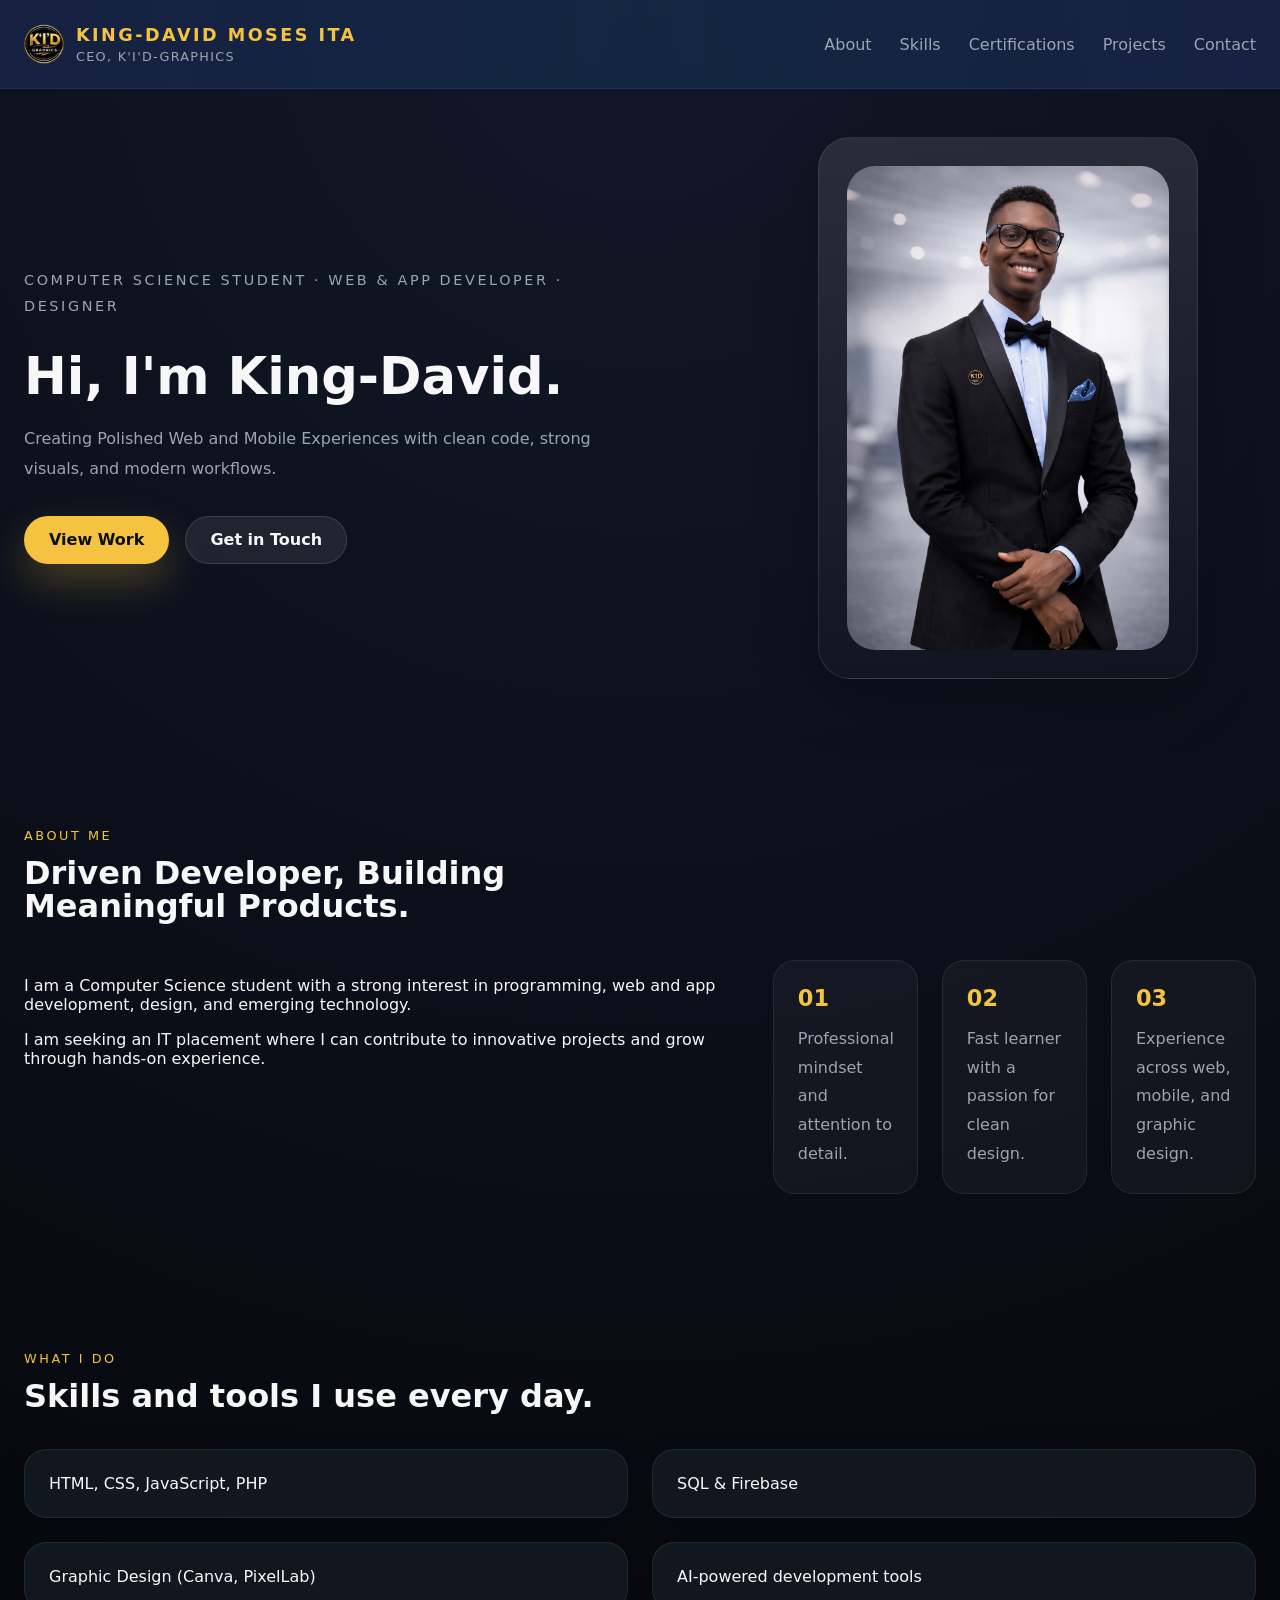
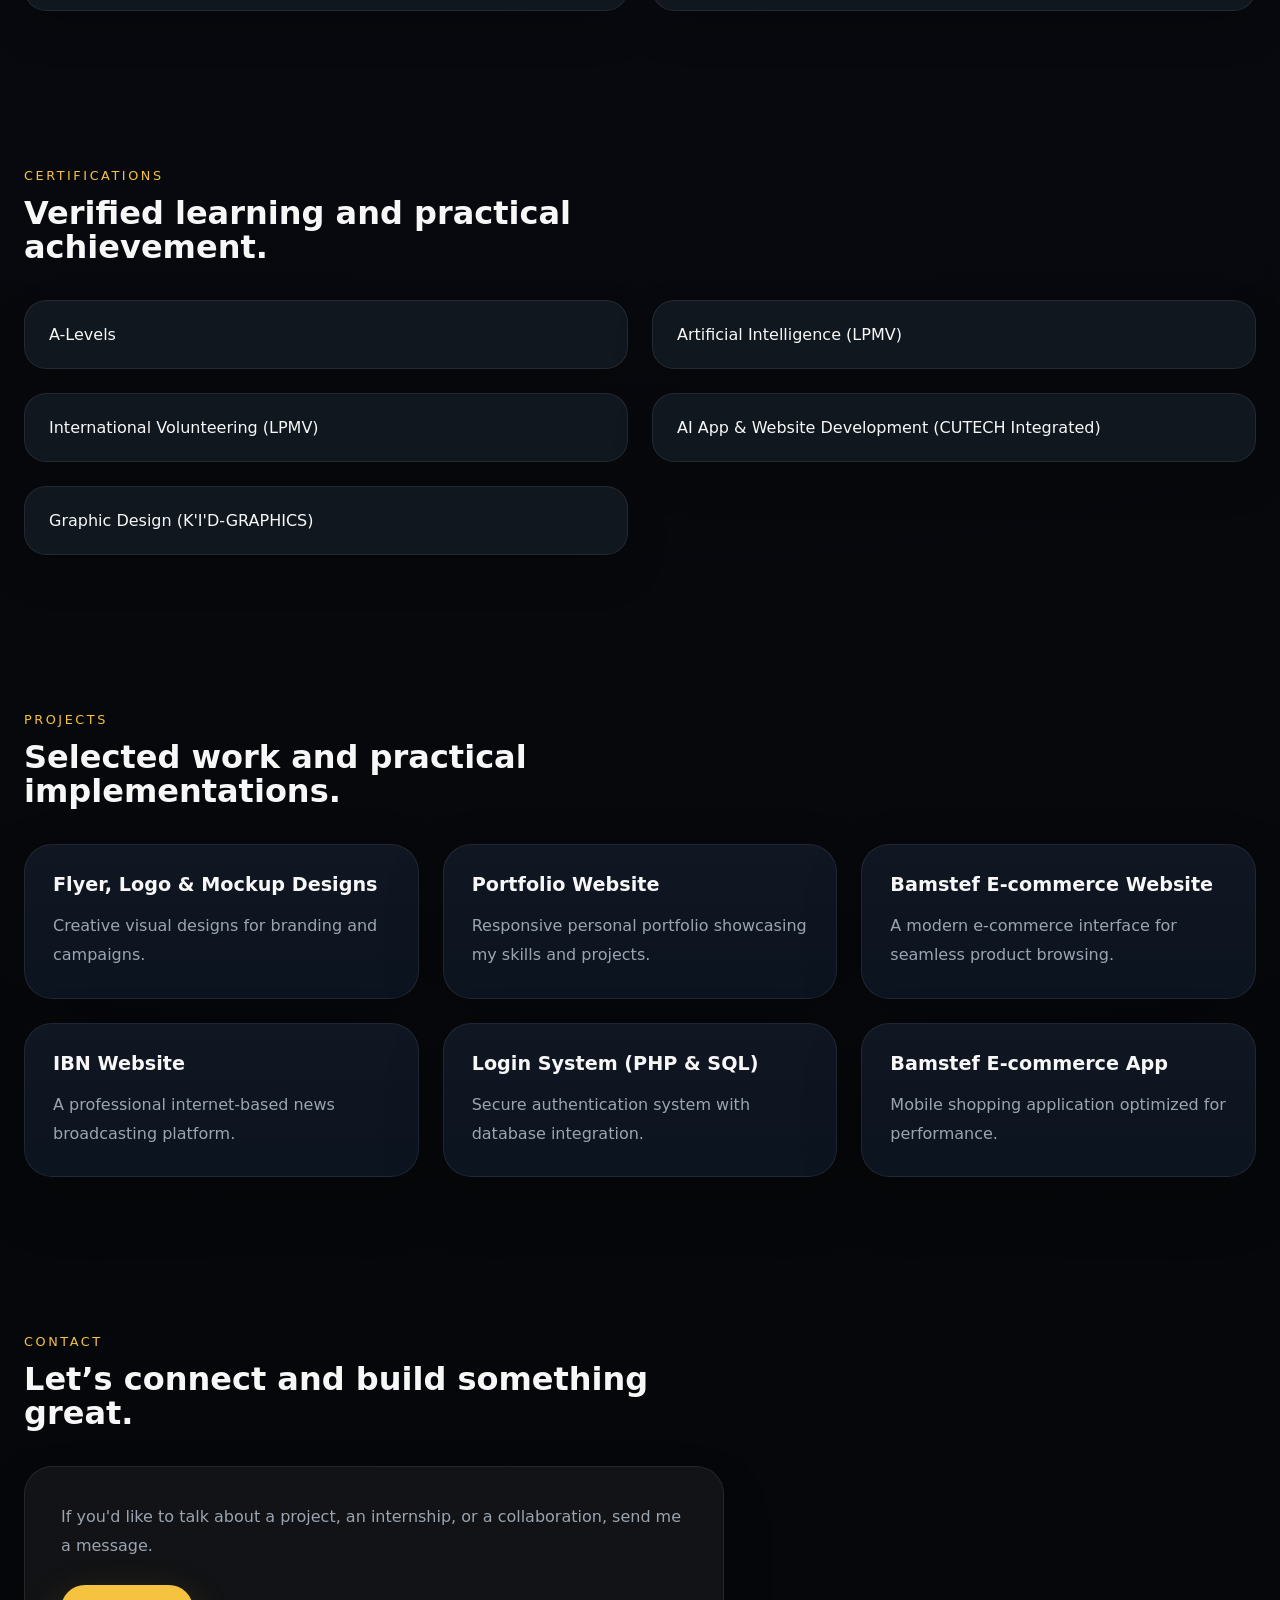
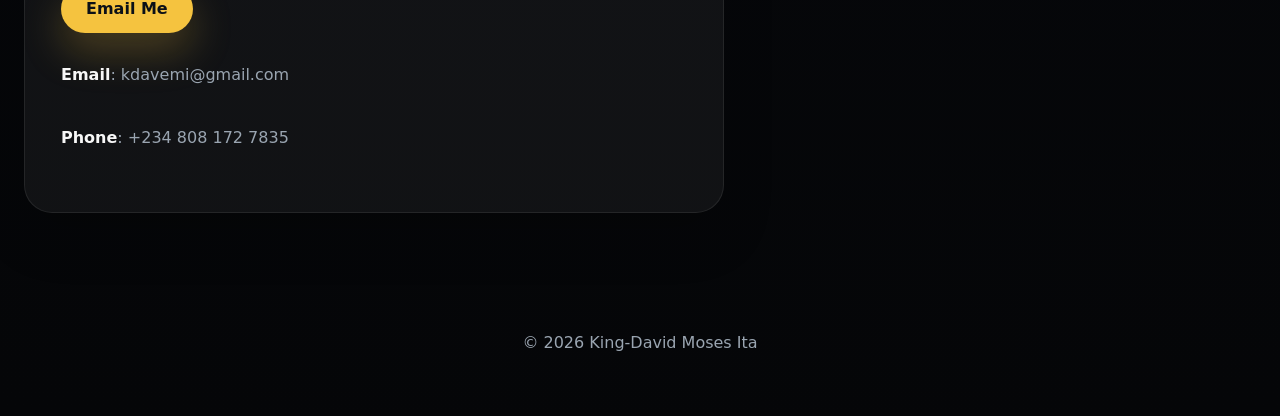
<file: index.html>
<!DOCTYPE html>
<html lang="en">
<head>
  <meta charset="UTF-8">
  <meta name="viewport" content="width=device-width, initial-scale=1.0">
  <meta name="description" content="King-David Moses Ita — Computer Science student, web and app developer, designer.">
  <title>King-David | Portfolio</title>
  <link rel="stylesheet" href="style.css">
</head>
<body>
  <div class="page-shell">
    <header class="site-header">
      <nav class="topbar">
        <div class="brand">
          <img src="images/logo.png" alt="Logo">
          <div class="brand-text">
            <a href="#">KING-DAVID MOSES ITA</a>
            <span class="brand-subtitle">CEO, K'I'D-GRAPHICS</span>
          </div>
        </div>
        <ul class="nav-links">
          <li><a href="#about">About</a></li>
          <li><a href="#skills">Skills</a></li>
          <li><a href="#certification">Certifications</a></li>
          <li><a href="#projects">Projects</a></li>
          <li><a href="#contact">Contact</a></li>
        </ul>
      </nav>

      <section class="hero">
        <div class="hero-copy">
          <p class="eyebrow">Computer Science Student · Web & App Developer · Designer</p>
          <h1>Hi, I'm King-David.</h1>
          <p>Creating Polished Web and Mobile Experiences with clean code, strong visuals, and modern workflows.</p>
          <div class="hero-actions">
            <a href="#projects" class="btn btn-primary">View Work</a>
            <a href="#contact" class="btn btn-secondary">Get in Touch</a>
          </div>
        </div>
        <div class="hero-visual">
          <div class="hero-card">
            <img src="yourphoto.jpg" alt="King-David portrait" class="profile-img">
          </div>
        </div>
      </section>
    </header>

    <main>
      <section id="about" class="section section-about">
        <div class="section-header">
          <p class="section-label">About Me</p>
          <h2>Driven Developer, Building Meaningful Products.</h2>
        </div>
        <div class="content-grid">
          <div>
            <p>I am a Computer Science student with a strong interest in programming, web and app development, design, and emerging technology.</p>
            <p>I am seeking an IT placement where I can contribute to innovative projects and grow through hands-on experience.</p>
          </div>
          <div class="about-highlights">
            <div class="highlight">
              <span>01</span>
              <p>Professional mindset and attention to detail.</p>
            </div>
            <div class="highlight">
              <span>02</span>
              <p>Fast learner with a passion for clean design.</p>
            </div>
            <div class="highlight">
              <span>03</span>
              <p>Experience across web, mobile, and graphic design.</p>
            </div>
          </div>
        </div>
      </section>

      <section id="skills" class="section section-skills">
        <div class="section-header">
          <p class="section-label">What I Do</p>
          <h2>Skills and tools I use every day.</h2>
        </div>
        <div class="cards-grid">
          <article class="card">HTML, CSS, JavaScript, PHP</article>
          <article class="card">SQL & Firebase</article>
          <article class="card">Graphic Design (Canva, PixelLab)</article>
          <article class="card">AI-powered development tools</article>
        </div>
      </section>

      <section id="certification" class="section section-certifications">
        <div class="section-header">
          <p class="section-label">Certifications</p>
          <h2>Verified learning and practical achievement.</h2>
        </div>
        <div class="cards-grid">
          <article class="card">A-Levels</article>
          <article class="card">Artificial Intelligence (LPMV)</article>
          <article class="card">International Volunteering (LPMV)</article>
          <article class="card">AI App & Website Development (CUTECH Integrated)</article>
          <article class="card">Graphic Design (K'I'D-GRAPHICS)</article>
        </div>
      </section>
      
      <section id="projects" class="section section-projects">
  <div class="section-header">
    <p class="section-label">Projects</p>
    <h2>Selected work and practical implementations.</h2>
  </div>

  <div class="project-grid">

    

    <a href="projects/graphics.html" class="project-card">
      <h3>Flyer, Logo & Mockup Designs</h3>
      <p>Creative visual designs for branding and campaigns.</p>
    </a>

    <a href="projects/portfolio.html" class="project-card">
      <h3>Portfolio Website</h3>
      <p>Responsive personal portfolio showcasing my skills and projects.</p>
    </a>

    <a href="projects/bamstef-web.html" class="project-card">
      <h3>Bamstef E-commerce Website</h3>
      <p>A modern e-commerce interface for seamless product browsing.</p>
    </a>

    <a href="projects/ibn.html" class="project-card">
      <h3>IBN Website</h3>
      <p>A professional internet-based news broadcasting platform.</p>
    </a>

    <a href="projects/login-system.html" class="project-card">
      <h3>Login System (PHP & SQL)</h3>
      <p>Secure authentication system with database integration.</p>
    </a>

    <a href="projects/bamstef-app.html" class="project-card">
      <h3>Bamstef E-commerce App</h3>
      <p>Mobile shopping application optimized for performance.</p>
    </a>

  </div>
</section>
      
      <section id="contact" class="section section-contact">
        <div class="section-header">
          <p class="section-label">Contact</p>
          <h2>Let’s connect and build something great.</h2>
        </div>
        <div class="contact-panel">
          <p>If you'd like to talk about a project, an internship, or a collaboration, send me a message.</p>
          <a href="mailto:kdavemi@gmail.com" class="btn btn-primary">Email Me</a>
          <div class="contact-details">
            <p><strong>Email</strong>: kdavemi@gmail.com</p>
            <p><strong>Phone</strong>: +234 808 172 7835</p>
          </div>
        </div>
      </section>
    </main>

    <footer class="site-footer">
      <p>© 2026 King-David Moses Ita</p>
    </footer>
  </div>
</body>
</html>
</file>
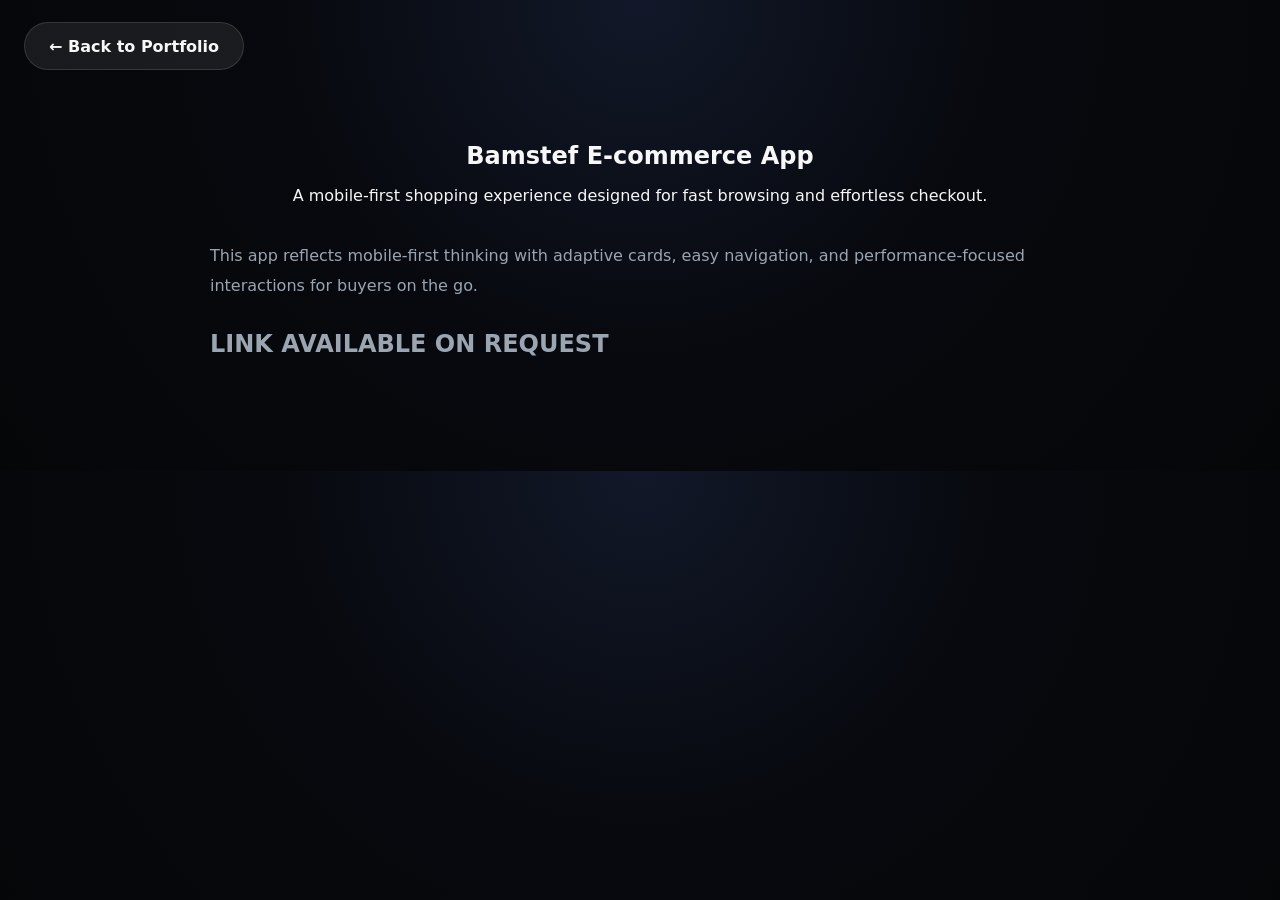
<file: projects/bamstef-app.html>
<!DOCTYPE html>
<html lang="en">
<head>
  <meta charset="UTF-8">
  <meta name="viewport" content="width=device-width, initial-scale=1.0">
  <title>Bamstef E-commerce App</title>
  <link rel="stylesheet" href="../style.css">
</head>
<body>
  <div class="page-shell">
    <nav class="project-nav"><a href="../index.html" class="btn btn-secondary">← Back to Portfolio</a></nav>
    <section class="section project-page">
      <div class="section-header centered-header">
        <h1>Bamstef E-commerce App</h1>
        <p>A mobile-first shopping experience designed for fast browsing and effortless checkout.</p>
      </div>
      <div class="project-intro">
        <p>This app reflects mobile-first thinking with adaptive cards, easy navigation, and performance-focused interactions for buyers on the go.</p>
                <h1>LINK AVAILABLE ON REQUEST</h1>
      </div>
    </section>
  </div>

  <div id="lightbox" onclick="closeImage()">
    <img id="lightbox-img" alt="Expanded project image">
  </div>
  <script src="../script.js"></script>
</body>
</html>
</file>
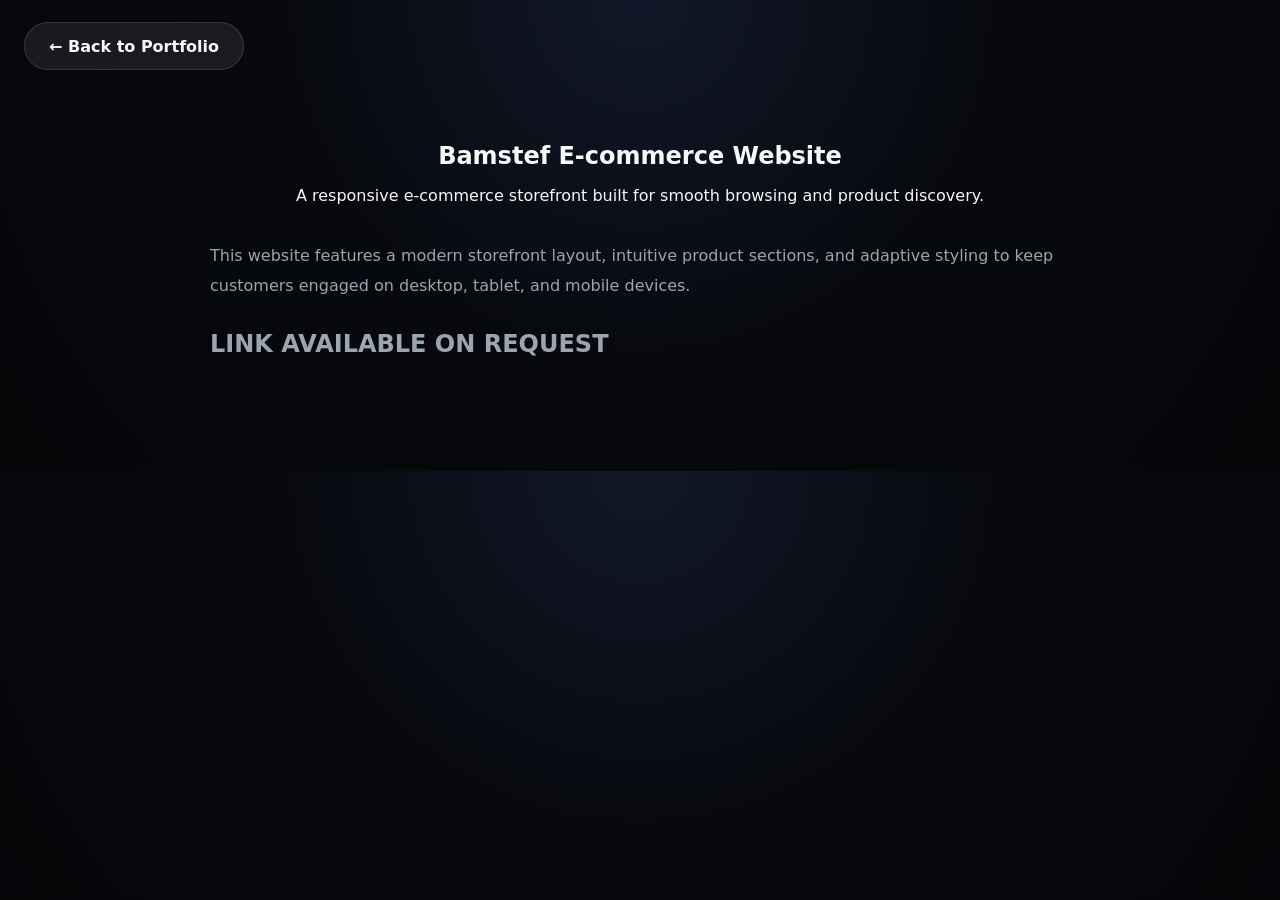
<file: projects/bamstef-web.html>
<!DOCTYPE html>
<html lang="en">
<head>
  <meta charset="UTF-8">
  <meta name="viewport" content="width=device-width, initial-scale=1.0">
  <title>Bamstef E-commerce Website</title>
  <link rel="stylesheet" href="../style.css">
</head>
<body>
  <div class="page-shell">
    <nav class="project-nav"><a href="../index.html" class="btn btn-secondary">← Back to Portfolio</a></nav>
    <section class="section project-page">
      <div class="section-header centered-header">
        <h1>Bamstef E-commerce Website</h1>
        <p>A responsive e-commerce storefront built for smooth browsing and product discovery.</p>
      </div>
      <div class="project-intro">
        <p>This website features a modern storefront layout, intuitive product sections, and adaptive styling to keep customers engaged on desktop, tablet, and mobile devices.</p>
        <h1>LINK AVAILABLE ON REQUEST</h1>
      </div>
    </section>
  </div>

  <div id="lightbox" onclick="closeImage()">
    <img id="lightbox-img" alt="Expanded project image">
  </div>
  <script src="../script.js"></script>
</body>
</html>
</file>
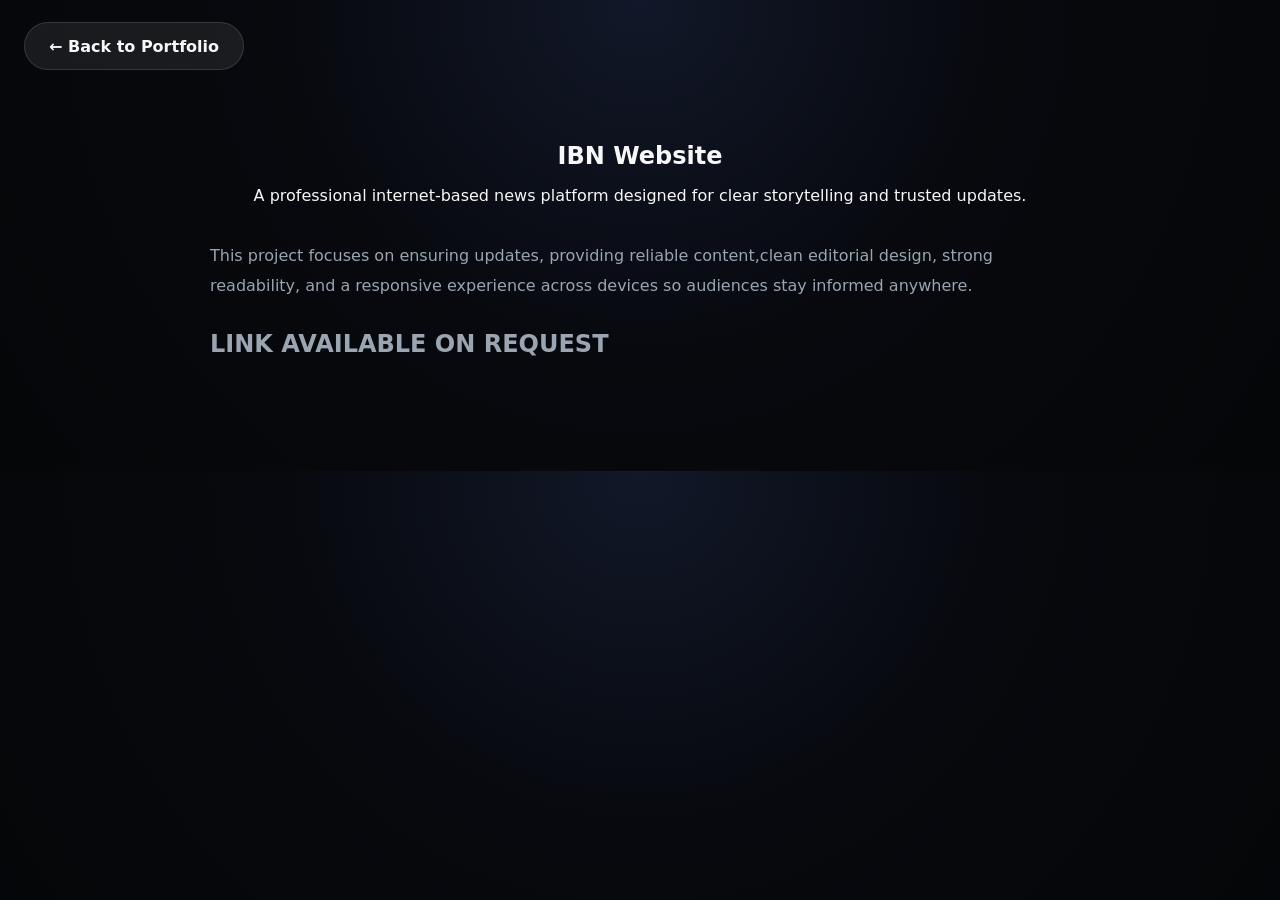
<file: projects/ibn.html>
<!DOCTYPE html>
<html lang="en">
<head>
  <meta charset="UTF-8">
  <meta name="viewport" content="width=device-width, initial-scale=1.0">
  <title>IBN Website</title>
  <link rel="stylesheet" href="../style.css">
</head>
<body>
  <div class="page-shell">
    <nav class="project-nav"><a href="../index.html" class="btn btn-secondary">← Back to Portfolio</a></nav>
    <section class="section project-page">
      <div class="section-header centered-header">
        <h1>IBN Website</h1>
        <p>A professional internet-based news platform designed for clear storytelling and trusted updates.</p>
      </div>
      <div class="project-intro">
        <p>This project focuses on ensuring updates, providing reliable content,clean editorial design, strong readability, and a responsive experience across devices so audiences stay informed anywhere.</p>
        <h1>LINK AVAILABLE ON REQUEST</h1>
      </div>
    </section>
  </div>

  <div id="lightbox" onclick="closeImage()">
    <img id="lightbox-img" alt="Expanded project image">
  </div>
  <script src="../script.js"></script>
</body>
</html>
</file>
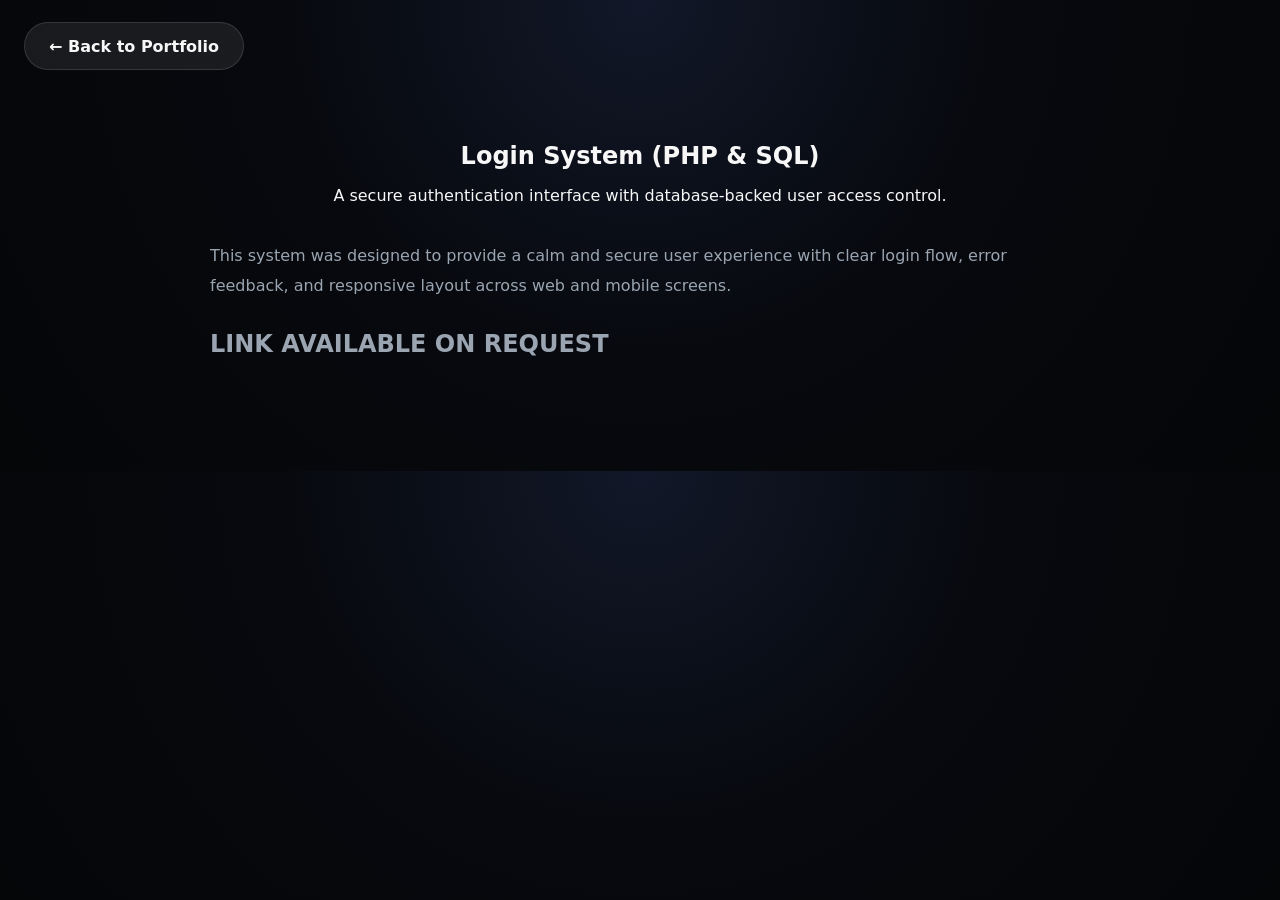
<file: projects/login-system.html>
<!DOCTYPE html>
<html lang="en">
<head>
  <meta charset="UTF-8">
  <meta name="viewport" content="width=device-width, initial-scale=1.0">
  <title>Login System (PHP & SQL)</title>
  <link rel="stylesheet" href="../style.css">
</head>
<body>
  <div class="page-shell">
    <nav class="project-nav"><a href="../index.html" class="btn btn-secondary">← Back to Portfolio</a></nav>
    <section class="section project-page">
      <div class="section-header centered-header">
        <h1>Login System (PHP & SQL)</h1>
        <p>A secure authentication interface with database-backed user access control.</p>
      </div>
      <div class="project-intro">
        <p>This system was designed to provide a calm and secure user experience with clear login flow, error feedback, and responsive layout across web and mobile screens.</p>
        <h1>LINK AVAILABLE ON REQUEST</h1>
      </div>
    </section>
  </div>

  <div id="lightbox" onclick="closeImage()">
    <img id="lightbox-img" alt="Expanded project image">
  </div>
  <script src="../script.js"></script>
</body>
</html>
</file>
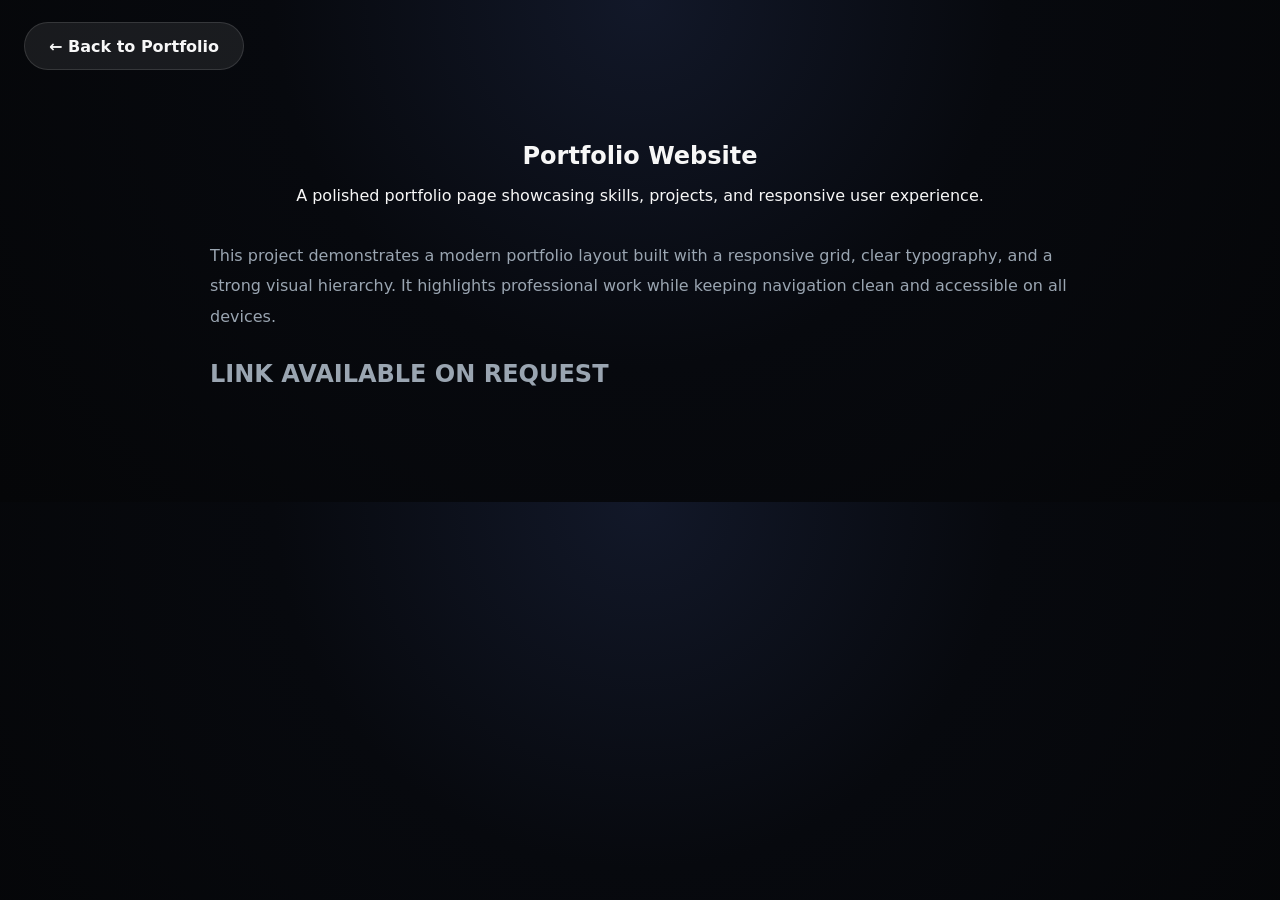
<file: projects/portfolio.html>
<!DOCTYPE html>
<html lang="en">
<head>
  <meta charset="UTF-8">
  <meta name="viewport" content="width=device-width, initial-scale=1.0">
  <title>Portfolio Website</title>
  <link rel="stylesheet" href="../style.css">
</head>
<body>
  <div class="page-shell">
    <nav class="project-nav"><a href="../index.html" class="btn btn-secondary">← Back to Portfolio</a></nav>
    <section class="section project-page">
      <div class="section-header centered-header">
        <h1>Portfolio Website</h1>
        <p>A polished portfolio page showcasing skills, projects, and responsive user experience.</p>
      </div>
      <div class="project-intro">
        <p>This project demonstrates a modern portfolio layout built with a responsive grid, clear typography, and a strong visual hierarchy. It highlights professional work while keeping navigation clean and accessible on all devices.</p>
        <h1>LINK AVAILABLE ON REQUEST</h1>
      </div>
    </section>
  </div>

  <div id="lightbox" onclick="closeImage()">
    <img id="lightbox-img" alt="Expanded project image">
  </div>
  <script src="../script.js"></script>
</body>
</html>
</file>
<file: style.css>
:root {
  color-scheme: dark;
  --bg: #07090e;
  --surface: #11171f;
  --surface-strong: #0d1320;
  --text: #f7f7f7;
  --muted: #9aa5b1;
  --accent: #f5c33f;
  --accent-muted: rgba(245, 195, 63, 0.16);
  --border: rgba(255, 255, 255, 0.08);
  --shadow: 0 20px 60px rgba(0, 0, 0, 0.25);
}

* {
  box-sizing: border-box;
}

html {
  scroll-behavior: smooth;
}

body {
  margin: 0;
  font-family: Inter, system-ui, -apple-system, BlinkMacSystemFont, "Segoe UI", sans-serif;
  background: radial-gradient(circle at top, #121829 0%, #07090e 45%, #050608 100%);
  color: var(--text);
}

img {
  max-width: 100%;
  display: block;
}

a {
  color: inherit;
  text-decoration: none;
}

button,
input,
textarea {
  font: inherit;
}

.page-shell {
  max-width: 1200px;
  margin: 0 auto;
  padding: 0 24px;
}

.topbar {
  display: flex;
  align-items: center;
  justify-content: space-between;
  padding: 24px 0;
  background: linear-gradient(90deg, rgba(65, 105, 225, 0.18) 0%, rgba(30, 144, 255, 0.12) 50%, rgba(65, 105, 225, 0.18) 100%);
  margin: 0 -24px;
  padding: 24px 24px;
  border-bottom: 1px solid rgba(65, 105, 225, 0.18);
  backdrop-filter: blur(8px);
  transition: all 0.3s ease;
}

.brand {
  display: flex;
  align-items: center;
  gap: 12px;
}

.brand img {
  width: 40px;
  height: auto;
}

.brand-text {
  display: flex;
  flex-direction: column;
  align-items: flex-start;
  gap: 4px;
}

.brand a {
  font-size: 1.1rem;
  letter-spacing: 0.14em;
  text-transform: uppercase;
  font-weight: 700;
  color: var(--accent);
  text-decoration: none;
}

.brand-subtitle {
  font-size: 0.8rem;
  letter-spacing: 0.1em;
  text-transform: uppercase;
  font-weight: 500;
  color: var(--muted);
}

.nav-links {
  display: flex;
  align-items: center;
  gap: 28px;
  list-style: none;
  margin: 0;
  padding: 0;
}

.nav-links a {
  color: var(--muted);
  transition: color 0.3s ease, text-shadow 0.3s ease;
  position: relative;
}

.nav-links a:hover {
  color: var(--accent);
  text-shadow: 0 0 12px rgba(0, 191, 255, 0.4);
}

.nav-links a:active {
  color: #ffd966;
}

.nav-links a:focus {
  outline: 1px solid var(--accent);
  border-radius: 4px;
}

.hero {
  display: grid;
  grid-template-columns: 1.4fr 1fr;
  gap: 40px;
  align-items: center;
  min-height: 72vh;
  padding: 48px 0 64px;
}

.hero-copy {
  max-width: 640px;
}

.eyebrow {
  color: var(--accent);
  font-size: 0.9rem;
  text-transform: uppercase;
  letter-spacing: 0.18em;
  margin-bottom: 18px;
}

.hero h1 {
  font-size: clamp(3rem, 4vw, 4.5rem);
  line-height: 0.95;
  margin: 0 0 24px;
}

.hero-copy p {
  max-width: 620px;
  line-height: 1.85;
  color: var(--muted);
  margin-bottom: 32px;
}

.hero-actions {
  display: flex;
  flex-wrap: wrap;
  gap: 16px;
}

.btn {
  display: inline-flex;
  align-items: center;
  justify-content: center;
  min-height: 48px;
  padding: 0 24px;
  border-radius: 999px;
  border: 1px solid transparent;
  font-weight: 600;
  transition: transform 0.25s ease, background-color 0.2s ease, box-shadow 0.2s ease, letter-spacing 0.2s ease;

  position: relative;
  overflow: hidden;
}

.btn::before {
  content: '';
  position: absolute;
  top: 50%;
  left: 50%;
  width: 0;

  height: 0;
  border-radius: 50%;
  background: rgba(255, 255, 255, 0.1);
  transform: translate(-50%, -50%);
  transition: width 0.6s ease, height 0.6s ease;
  pointer-events: none;
}

.btn:hover::before {
  width: 300px;
  height: 300px;
}

.btn:hover {
  transform: translateY(-2px) scale(1.02);
  letter-spacing: 0.02em;
}

.btn:active {
  transform: translateY(0px) scale(0.99);
}

.btn:focus {
  outline: 2px solid var(--accent);
  outline-offset: 2px;
}

.btn-primary {
  background: var(--accent);
  color: #0b1017;
  box-shadow: 0 18px 40px rgba(245, 195, 63, 0.25);
}

.btn-primary:hover {
  background: #ffd966;
  box-shadow: 0 24px 60px rgba(0, 191, 255, 0.45), inset 0 0 20px rgba(255, 255, 255, 0.15);
}

.btn-secondary {
  background: rgba(255, 255, 255, 0.08);
  color: var(--text);
  border: 1px solid rgba(255, 255, 255, 0.12);
}

.btn-secondary:hover {
  background: rgba(0, 191, 255, 0.1);
  border-color: var(--accent);
  box-shadow: 0 12px 30px rgba(0, 191, 255, 0.2);
}

.hero-visual {
  display: flex;
  justify-content: center;
}

.hero-card {
  background: linear-gradient(180deg, rgba(255, 255, 255, 0.1), rgba(255, 255, 255, 0.02));
  border: 1px solid rgba(255, 255, 255, 0.1);

  box-shadow: var(--shadow);
  backdrop-filter: blur(24px);
  border-radius: 32px;
  padding: 28px;
  max-width: 380px;
  transition: transform 0.4s cubic-bezier(0.34, 1.56, 0.64, 1), box-shadow 0.4s ease, border-color 0.4s ease;
}

.hero-card:hover {
  transform: translateY(-12px) scale(1.02);
  box-shadow: 0 40px 80px rgba(0, 191, 255, 0.15), 0 0 40px rgba(0, 191, 255, 0.1);
  border-color: rgba(0, 191, 255, 0.3);
}

.profile-img {
  border-radius: 28px;
  width: 100%;
  height: auto;
  object-fit: cover;
  display: block;
  transition: transform 0.4s ease, filter 0.4s ease;
}

.hero-visual:hover .profile-img {
  transform: scale(1.05);
  filter: brightness(1.1);
}

.section {
  padding: 72px 0;
}

.section-header {
  max-width: 680px;
  margin-bottom: 36px;
}

.section-label {
  color: var(--accent);
  text-transform: uppercase;
  letter-spacing: 0.2em;
  font-size: 0.8rem;
  margin-bottom: 14px;
}

.section-header h2 {
  margin: 0;
  font-size: clamp(2rem, 2.5vw, 3rem);
  line-height: 1.05;
}

/* Centered Header for Graphics Page */
.centered-header {
  text-align: center;
  margin: 0 auto 36px;
}

.centered-header h1 {
  margin: 0 0 16px 0;
}

.content-grid,
.cards-grid,
.project-grid,
.about-highlights {
  display: grid;
  gap: 24px;
}

.content-grid {
  grid-template-columns: 1.5fr 1fr;
  align-items: start;
}

.about-highlights {
  grid-template-columns: repeat(3, minmax(0, 1fr));
}

.highlight {
  padding: 24px;
  border: 1px solid var(--border);
  border-radius: 22px;
  background: rgba(255, 255, 255, 0.04);
  transition: transform 0.4s cubic-bezier(0.34, 1.56, 0.64, 1), box-shadow 0.4s ease, background-color 0.4s ease, border-color 0.4s ease;
  cursor: pointer;
}

.highlight:hover {
  transform: translateY(-8px) scale(1.02);
  background: rgba(255, 255, 255, 0.08);
  border-color: var(--accent);
  box-shadow: 0 20px 50px rgba(0, 191, 255, 0.12), inset 0 0 20px rgba(0, 191, 255, 0.08);
}

.highlight span {
  display: inline-block;
  font-size: 1.4rem;
  font-weight: 700;
  color: var(--accent);
  margin-bottom: 14px;
}

.highlight p {
  margin: 0;
  color: var(--muted);
  line-height: 1.8;
}

.cards-grid {
  grid-template-columns: repeat(2, minmax(0, 1fr));
}

.card {
  padding: 24px;
  border-radius: 22px;
  background: var(--surface);
  border: 1px solid var(--border);
  color: var(--text);
  box-shadow: 0 18px 40px rgba(0, 0, 0, 0.18);
  transition: transform 0.4s cubic-bezier(0.34, 1.56, 0.64, 1), box-shadow 0.4s ease, border-color 0.4s ease;
  cursor: pointer;
}

.card:hover {
  transform: translateY(-10px) scale(1.02);
  box-shadow: 0 28px 60px rgba(0, 0, 0, 0.3), 0 0 30px rgba(0, 191, 255, 0.1);
  border-color: rgba(0, 191, 255, 0.25);
}

.project-grid {
  grid-template-columns: repeat(3, minmax(0, 1fr));
}

.project-card {
  padding: 28px;
  border-radius: 28px;
  background: linear-gradient(180deg, #101622 0%, #0c1420 100%);
  border: 1px solid rgba(255, 255, 255, 0.08);
  box-shadow: 0 24px 60px rgba(0, 0, 0, 0.22);
  transition: transform 0.4s cubic-bezier(0.34, 1.56, 0.64, 1), box-shadow 0.4s ease, border-color 0.4s ease, background 0.4s ease;
  cursor: pointer;
  position: relative;
  overflow: hidden;
}

.project-card::before {
  content: '';
  position: absolute;
  top: -50%;
  left: -50%;
  width: 200%;
  height: 200%;
  background: radial-gradient(circle, rgba(0, 191, 255, 0.1) 0%, transparent 70%);
  opacity: 0;
  transition: opacity 0.4s ease;
  pointer-events: none;
}

.project-card:hover::before {
  opacity: 1;
}

.project-card:hover {
  transform: translateY(-12px) scale(1.02);
  box-shadow: 0 32px 80px rgba(0, 0, 0, 0.35), 0 0 40px rgba(0, 191, 255, 0.15);
  border-color: rgba(0, 191, 255, 0.3);
  background: linear-gradient(180deg, #141c2a 0%, #0f1725 100%);
}

.project-card h3 {
  margin: 0 0 16px;
  font-size: 1.2rem;
}

.project-card p {
  margin: 0;
  color: var(--muted);
  line-height: 1.8;
}

.contact-panel {
  max-width: 700px;
  padding: 36px;
  border-radius: 28px;
  background: rgba(255, 255, 255, 0.05);
  border: 1px solid rgba(255, 255, 255, 0.08);
  box-shadow: 0 24px 50px rgba(0, 0, 0, 0.18);
  transition: transform 0.4s cubic-bezier(0.34, 1.56, 0.64, 1), box-shadow 0.4s ease, border-color 0.4s ease, background 0.4s ease;
}

.contact-panel:hover {
  transform: translateY(-8px) scale(1.01);
  background: rgba(255, 255, 255, 0.08);
  border-color: rgba(0, 191, 255, 0.25);
  box-shadow: 0 30px 70px rgba(0, 0, 0, 0.25), 0 0 30px rgba(0, 191, 255, 0.1);
}

.contact-panel p {
  margin: 0 0 24px;
  color: var(--muted);
  line-height: 1.8;
}

.contact-details {
  margin-top: 28px;
  display: grid;
  gap: 10px;
  color: var(--muted);
}

.contact-details strong {
  color: var(--text);
}

.site-footer {
  text-align: center;
  padding: 32px 0 48px;
  color: var(--muted);
}

/* Keyframe Animations */
@keyframes slideInUp {
  from {
    opacity: 0;
    transform: translateY(30px);
  }
  to {
    opacity: 1;
    transform: translateY(0);
  }
}

@keyframes slideInDown {
  from {
    opacity: 0;
    transform: translateY(-30px);
  }
  to {
    opacity: 1;
    transform: translateY(0);
  }
}

@keyframes popIn {
  0% {
    opacity: 0;
    transform: scale(0.8);
  }
  50% {
    transform: scale(1.05);
  }
  100% {
    opacity: 1;
    transform: scale(1);
  }
}

@keyframes fadeIn {
  from {
    opacity: 0;
  }
  to {
    opacity: 1;
  }
}

@keyframes glow {
  0%, 100% {
    box-shadow: 0 0 5px rgba(0, 191, 255, 0.5);
  }
  50% {
    box-shadow: 0 0 20px rgba(0, 191, 255, 0.8);
  }
}

@keyframes float {
  0%, 100% {
    transform: translateY(0px);
  }
  50% {
    transform: translateY(-8px);
  }
}

@keyframes shimmer {
  0% {
    background-position: -1000px 0;
  }
  100% {
    background-position: 1000px 0;
  }
}

/* Apply animations to elements */
.brand {
  animation: slideInDown 0.6s ease-out;
}

.nav-links {
  animation: slideInDown 0.6s ease-out 0.1s both;
}

.nav-links li {
  animation: slideInDown 0.4s ease-out;
}

.nav-links li:nth-child(1) {
  animation-delay: 0.15s;
}

.nav-links li:nth-child(2) {
  animation-delay: 0.2s;
}

.nav-links li:nth-child(3) {
  animation-delay: 0.25s;
}

.hero-copy {
  animation: slideInUp 0.7s ease-out;
}

.hero-copy h1 {
  animation: slideInUp 0.7s ease-out 0.1s both;
}

.hero-copy p {
  animation: slideInUp 0.7s ease-out 0.2s both;
}

.hero-actions {
  animation: slideInUp 0.7s ease-out 0.3s both;
}

.hero-visual {
  animation: slideInUp 0.7s ease-out 0.2s both;
}

.hero-card {
  animation: popIn 0.8s cubic-bezier(0.34, 1.56, 0.64, 1) 0.3s both;
}

.profile-img {
  animation: fadeIn 0.8s ease-out 0.5s both;
}

.section {
  animation: fadeIn 0.8s ease-out;
}

.section-label {
  animation: slideInUp 0.6s ease-out;
}

.section-header h2 {
  animation: slideInUp 0.6s ease-out 0.1s both;
}

.highlight {
  animation: popIn 0.6s cubic-bezier(0.34, 1.56, 0.64, 1);
}

.highlight:nth-child(1) {
  animation-delay: 0s;
}

.highlight:nth-child(2) {
  animation-delay: 0.1s;
}

.highlight:nth-child(3) {
  animation-delay: 0.2s;
}

.card {
  animation: popIn 0.6s cubic-bezier(0.34, 1.56, 0.64, 1);
}

.card:nth-child(1) {
  animation-delay: 0s;
}

.card:nth-child(2) {
  animation-delay: 0.1s;
}

.project-card {
  animation: popIn 0.6s cubic-bezier(0.34, 1.56, 0.64, 1);
}

.project-card:nth-child(1) {
  animation-delay: 0s;
}

.project-card:nth-child(2) {
  animation-delay: 0.1s;
}

.project-card:nth-child(3) {
  animation-delay: 0.2s;
}

.contact-panel {
  animation: slideInUp 0.7s ease-out;
}

.contact-details {
  animation: slideInUp 0.7s ease-out 0.2s both;
}

@media (max-width: 960px) {
  .hero {
    grid-template-columns: 1fr;
  }

  .content-grid {
    grid-template-columns: 1fr;
  }

  .about-highlights,
  .cards-grid,
  .project-grid {
    grid-template-columns: 1fr;
  }
}

@media (max-width: 680px) {
  .page-shell {
    padding: 0 18px;
  }

  .topbar {
    flex-direction: column;
    align-items: flex-start;
    gap: 18px;
  }

  .nav-links {
    flex-wrap: wrap;
    gap: 14px;
  }

  .hero {
    padding-top: 36px;
  }

  .hero-card {
    width: 100%;
  }
}

/* GALLERY SYSTEM */
.gallery {
  display: grid;
  grid-template-columns: repeat(auto-fit, minmax(280px, 1fr));
  gap: 24px;
  padding: 24px 0;
}

.gallery img {
  width: 100%;
  height: 280px;
  object-fit: cover;
  border-radius: 16px;
  border: 1px solid rgba(255, 255, 255, 0.08);
  box-shadow: 0 12px 40px rgba(0, 0, 0, 0.3);
  transition: transform 0.4s cubic-bezier(0.34, 1.56, 0.64, 1), 
              box-shadow 0.4s ease, 
              border-color 0.4s ease,
              filter 0.4s ease;
  cursor: pointer;
  display: block;
}

.gallery img:hover {
  transform: translateY(-12px) scale(1.02);
  box-shadow: 0 24px 60px rgba(0, 191, 255, 0.2), 
              0 0 30px rgba(0, 191, 255, 0.15);
  border-color: rgba(0, 191, 255, 0.3);
  filter: brightness(1.1);
}

.gallery video {
  width: 100%;
  height: 280px;
  object-fit: cover;
  border-radius: 16px;
  border: 1px solid rgba(255, 255, 255, 0.08);
  box-shadow: 0 12px 40px rgba(0, 0, 0, 0.3);
  transition: transform 0.4s cubic-bezier(0.34, 1.56, 0.64, 1), 
              box-shadow 0.4s ease, 
              border-color 0.4s ease,
              filter 0.4s ease;
  display: block;
  cursor: pointer;
}

.gallery video:hover {
  transform: translateY(-12px) scale(1.02);
  box-shadow: 0 24px 60px rgba(0, 191, 255, 0.2), 
              0 0 30px rgba(0, 191, 255, 0.15);
  border-color: rgba(0, 191, 255, 0.3);
  filter: brightness(1.1);
}

/* Responsive Gallery */
@media (max-width: 1024px) {
  .gallery {
    grid-template-columns: repeat(auto-fit, minmax(240px, 1fr));
    gap: 20px;
  }

  .gallery img,
  .gallery video {
    height: 240px;
  }
}

@media (max-width: 768px) {
  .gallery {
    grid-template-columns: repeat(2, 1fr);
    gap: 16px;
  }

  .gallery img,
  .gallery video {
    height: 200px;
  }
}

@media (max-width: 480px) {
  .gallery {
    grid-template-columns: 1fr;
    gap: 12px;
  }

  .gallery img,
  .gallery video {
    height: 240px;
  }
}

/* Additional responsive adjustments for all devices */

/* Extra small devices (phones < 576px) */
@media (max-width: 575px) {
  .page-shell {
    padding: 0 12px;
  }

  .topbar {
    padding: 16px 12px;
  }

  .brand a {
    font-size: 1rem;
  }

  .brand-subtitle {
    font-size: 0.75rem;
  }

  .nav-links {
    gap: 12px;
  }

  .hero {
    padding: 24px 0 48px;
    gap: 24px;
  }

  .hero h1 {
    font-size: clamp(2rem, 6vw, 3rem);
  }

  .hero-copy p {
    font-size: 0.9rem;
  }

  .hero-actions {
    flex-direction: column;
    align-items: stretch;
  }

  .btn {
    min-height: 44px;
  }

  .section {
    padding: 48px 0;
  }

  .section-header {
    margin-bottom: 24px;
  }

  .gallery {
    grid-template-columns: 1fr;
    gap: 12px;
    padding: 12px 0;
  }

  .gallery img {
    height: 200px;
  }

  nav {
    padding: 16px 0;
  }
}

/* Small devices (tablets, 576px - 767px) */
@media (min-width: 576px) and (max-width: 767px) {
  .page-shell {
    padding: 0 20px;
  }

  .hero {
    grid-template-columns: 1fr;
    gap: 32px;
  }

  .gallery {
    grid-template-columns: repeat(2, 1fr);
    gap: 16px;
  }

  .gallery img {
    height: 220px;
  }

  .about-highlights {
    grid-template-columns: 1fr;
  }

  .cards-grid {
    grid-template-columns: 1fr;
  }

  .project-grid {
    grid-template-columns: repeat(2, 1fr);
  }
}

/* Medium devices (tablets, 768px - 991px) */
@media (min-width: 768px) and (max-width: 991px) {
  .hero {
    grid-template-columns: 1fr;
    gap: 40px;
  }

  .gallery {
    grid-template-columns: repeat(3, 1fr);
    gap: 18px;
  }

  .gallery img {
    height: 240px;
  }

  .about-highlights {
    grid-template-columns: repeat(2, 1fr);
  }

  .project-grid {
    grid-template-columns: repeat(2, 1fr);
  }
}

/* Large devices (desktops, 992px - 1199px) */
@media (min-width: 992px) and (max-width: 1199px) {
  .page-shell {
    max-width: 1100px;
  }

  .hero {
    grid-template-columns: 1.2fr 1fr;
  }

  .gallery {
    grid-template-columns: repeat(auto-fit, minmax(260px, 1fr));
  }

  .project-grid {
    grid-template-columns: repeat(3, 1fr);
  }
}

/* Extra large devices (large desktops, 1200px - 1439px) */
@media (min-width: 1200px) and (max-width: 1439px) {
  .page-shell {
    max-width: 1300px;
  }

  .gallery {
    grid-template-columns: repeat(auto-fit, minmax(300px, 1fr));
  }
}

/* Extra extra large devices (TVs, 1440px+) */
@media (min-width: 1440px) {
  .page-shell {
    max-width: 1600px;
    padding: 0 32px;
  }

  .topbar {
    padding: 32px 32px;
  }

  .hero {
    padding: 64px 0 80px;
  }

  .section {
    padding: 96px 0;
  }

  .gallery {
    grid-template-columns: repeat(auto-fit, minmax(320px, 1fr));
    gap: 28px;
  }

  .gallery img {
    height: 320px;
  }

  .project-grid {
    grid-template-columns: repeat(4, 1fr);
  }

  .about-highlights {
    grid-template-columns: repeat(4, 1fr);
  }
}

/* Lightbox responsive */
@media (max-width: 768px) {
  #lightbox img {
    max-width: 95%;
    max-height: 95%;
  }
}

@media (max-width: 480px) {
  #lightbox img {
    max-width: 98%;
    max-height: 98%;
  }
}

/* Additional responsive adjustments for all devices */

/* Extra small devices (phones < 576px) */
@media (max-width: 575px) {
  .page-shell {
    padding: 0 12px;
  }

  .topbar {
    padding: 16px 12px;
  }

  .brand a {
    font-size: 1rem;
  }

  .brand-subtitle {
    font-size: 0.75rem;
  }

  .nav-links {
    gap: 12px;
  }

  .hero {
    padding: 24px 0 48px;
    gap: 24px;
  }

  .hero h1 {
    font-size: clamp(2rem, 6vw, 3rem);
  }

  .hero-copy p {
    font-size: 0.9rem;
  }

  .hero-actions {
    flex-direction: column;
    align-items: stretch;
  }

  .btn {
    min-height: 44px;
  }

  .section {
    padding: 48px 0;
  }

  .section-header {
    margin-bottom: 24px;
  }

  .gallery {
    grid-template-columns: 1fr;
    gap: 12px;
    padding: 12px 0;
  }

  .gallery img {
    height: 200px;
  }

  nav {
    padding: 16px 0;
  }
}

/* Small devices (tablets, 576px - 767px) */
@media (min-width: 576px) and (max-width: 767px) {
  .page-shell {
    padding: 0 20px;
  }

  .hero {
    grid-template-columns: 1fr;
    gap: 32px;
  }

  .gallery {
    grid-template-columns: repeat(2, 1fr);
    gap: 16px;
  }

  .gallery img {
    height: 220px;
  }

  .about-highlights {
    grid-template-columns: 1fr;
  }

  .cards-grid {
    grid-template-columns: 1fr;
  }

  .project-grid {
    grid-template-columns: repeat(2, 1fr);
  }
}

/* Medium devices (tablets, 768px - 991px) */
@media (min-width: 768px) and (max-width: 991px) {
  .hero {
    grid-template-columns: 1fr;
    gap: 40px;
  }

  .gallery {
    grid-template-columns: repeat(3, 1fr);
    gap: 18px;
  }

  .gallery img {
    height: 240px;
  }

  .about-highlights {
    grid-template-columns: repeat(2, 1fr);
  }

  .project-grid {
    grid-template-columns: repeat(2, 1fr);
  }
}

/* Large devices (desktops, 992px - 1199px) */
@media (min-width: 992px) and (max-width: 1199px) {
  .page-shell {
    max-width: 1100px;
  }

  .hero {
    grid-template-columns: 1.2fr 1fr;
  }

  .gallery {
    grid-template-columns: repeat(auto-fit, minmax(260px, 1fr));
  }

  .project-grid {
    grid-template-columns: repeat(3, 1fr);
  }
}

/* Extra large devices (large desktops, 1200px - 1439px) */
@media (min-width: 1200px) and (max-width: 1439px) {
  .page-shell {
    max-width: 1300px;
  }

  .gallery {
    grid-template-columns: repeat(auto-fit, minmax(300px, 1fr));
  }
}

/* Extra extra large devices (TVs, 1440px+) */
@media (min-width: 1440px) {
  .page-shell {
    max-width: 1600px;
    padding: 0 32px;
  }

  .topbar {
    padding: 32px 32px;
  }

  .hero {
    padding: 64px 0 80px;
  }

  .section {
    padding: 96px 0;
  }

  .gallery {
    grid-template-columns: repeat(auto-fit, minmax(320px, 1fr));
    gap: 28px;
  }

  .gallery img {
    height: 320px;
  }

  .project-grid {
    grid-template-columns: repeat(4, 1fr);
  }

  .about-highlights {
    grid-template-columns: repeat(4, 1fr);
  }
}

/* Lightbox responsive */
@media (max-width: 768px) {
  #lightbox img {
    max-width: 95%;
    max-height: 95%;
  }
}

@media (max-width: 480px) {
  #lightbox img {
    max-width: 98%;
    max-height: 98%;
  }
}

/* Project Page Navigation */
nav.project-nav {
  padding: 22px 0 0;
}

nav.project-nav .btn {
  margin-bottom: 0;
}

.project-page .section-header {
  max-width: 920px;
  margin-inline: auto;
  text-align: center;
}

.project-intro {
  max-width: 860px;
  margin: 0 auto 32px;
  color: var(--muted);
  line-height: 1.9;
}

.project-gallery {
  display: grid;
  grid-template-columns: repeat(auto-fit, minmax(260px, 1fr));
  gap: 24px;
}

.project-gallery img {
  width: 100%;
  height: 320px;
  object-fit: cover;
  border-radius: 22px;
}

@media (max-width: 768px) {
  .project-gallery img {
    height: 220px;
  }
}

@media (max-width: 480px) {
  .project-gallery img {
    height: 180px;
  }
}

/* LIGHTBOX */
#lightbox {
  position: fixed;
  top: 0;
  left: 0;
  width: 100%;
  height: 100%;
  background: rgba(0,0,0,0.9);
  display: none;
  justify-content: center;
  align-items: center;
}

#lightbox img,
#lightbox video {
  max-width: 90%;
  max-height: 90%;
  border-radius: 10px;
}

#lightbox video {
  cursor: pointer;
}

/* Additional responsive adjustments for all devices */

/* Extra small devices (phones < 576px) */
@media (max-width: 575px) {
  .page-shell {
    padding: 0 12px;
  }

  .topbar {
    padding: 16px 12px;
  }

  .brand a {
    font-size: 1rem;
  }

  .brand-subtitle {
    font-size: 0.75rem;
  }

  .nav-links {
    gap: 12px;
  }

  .hero {
    padding: 24px 0 48px;
    gap: 24px;
  }

  .hero h1 {
    font-size: clamp(2rem, 6vw, 3rem);
  }

  .hero-copy p {
    font-size: 0.9rem;
  }

  .hero-actions {
    flex-direction: column;
    align-items: stretch;
  }

  .btn {
    min-height: 44px;
  }

  .section {
    padding: 48px 0;
  }

  .section-header {
    margin-bottom: 24px;
  }

  .gallery {
    grid-template-columns: 1fr;
    gap: 12px;
    padding: 12px 0;
  }

  .gallery img {
    height: 200px;
  }

  nav {
    padding: 16px 0;
  }
}

/* Small devices (tablets, 576px - 767px) */
@media (min-width: 576px) and (max-width: 767px) {
  .page-shell {
    padding: 0 20px;
  }

  .hero {
    grid-template-columns: 1fr;
    gap: 32px;
  }

  .gallery {
    grid-template-columns: repeat(2, 1fr);
    gap: 16px;
  }

  .gallery img {
    height: 220px;
  }

  .about-highlights {
    grid-template-columns: 1fr;
  }

  .cards-grid {
    grid-template-columns: 1fr;
  }

  .project-grid {
    grid-template-columns: repeat(2, 1fr);
  }
}

/* Medium devices (tablets, 768px - 991px) */
@media (min-width: 768px) and (max-width: 991px) {
  .hero {
    grid-template-columns: 1fr;
    gap: 40px;
  }

  .gallery {
    grid-template-columns: repeat(3, 1fr);
    gap: 18px;
  }

  .gallery img {
    height: 240px;
  }

  .about-highlights {
    grid-template-columns: repeat(2, 1fr);
  }

  .project-grid {
    grid-template-columns: repeat(2, 1fr);
  }
}

/* Large devices (desktops, 992px - 1199px) */
@media (min-width: 992px) and (max-width: 1199px) {
  .page-shell {
    max-width: 1100px;
  }

  .hero {
    grid-template-columns: 1.2fr 1fr;
  }

  .gallery {
    grid-template-columns: repeat(auto-fit, minmax(260px, 1fr));
  }

  .project-grid {
    grid-template-columns: repeat(3, 1fr);
  }
}

/* Extra large devices (large desktops, 1200px - 1439px) */
@media (min-width: 1200px) and (max-width: 1439px) {
  .page-shell {
    max-width: 1300px;
  }

  .gallery {
    grid-template-columns: repeat(auto-fit, minmax(300px, 1fr));
  }
}

/* Extra extra large devices (TVs, 1440px+) */
@media (min-width: 1440px) {
  .page-shell {
    max-width: 1600px;
    padding: 0 32px;
  }

  .topbar {
    padding: 32px 32px;
  }

  .hero {
    padding: 64px 0 80px;
  }

  .section {
    padding: 96px 0;
  }

  .gallery {
    grid-template-columns: repeat(auto-fit, minmax(320px, 1fr));
    gap: 28px;
  }

  .gallery img {
    height: 320px;
  }

  .project-grid {
    grid-template-columns: repeat(4, 1fr);
  }

  .about-highlights {
    grid-template-columns: repeat(4, 1fr);
  }
}

/* Lightbox responsive */
@media (max-width: 768px) {
  #lightbox img {
    max-width: 95%;
    max-height: 95%;
  }
}

@media (max-width: 480px) {
  #lightbox img {
    max-width: 98%;
    max-height: 98%;
  }
}
/* PAGE FADE */
body {
  opacity: 0;
  animation: fadePage 0.6s forwards;
}

@keyframes fadePage {
  to {
    opacity: 1;
  }
}
</file>
